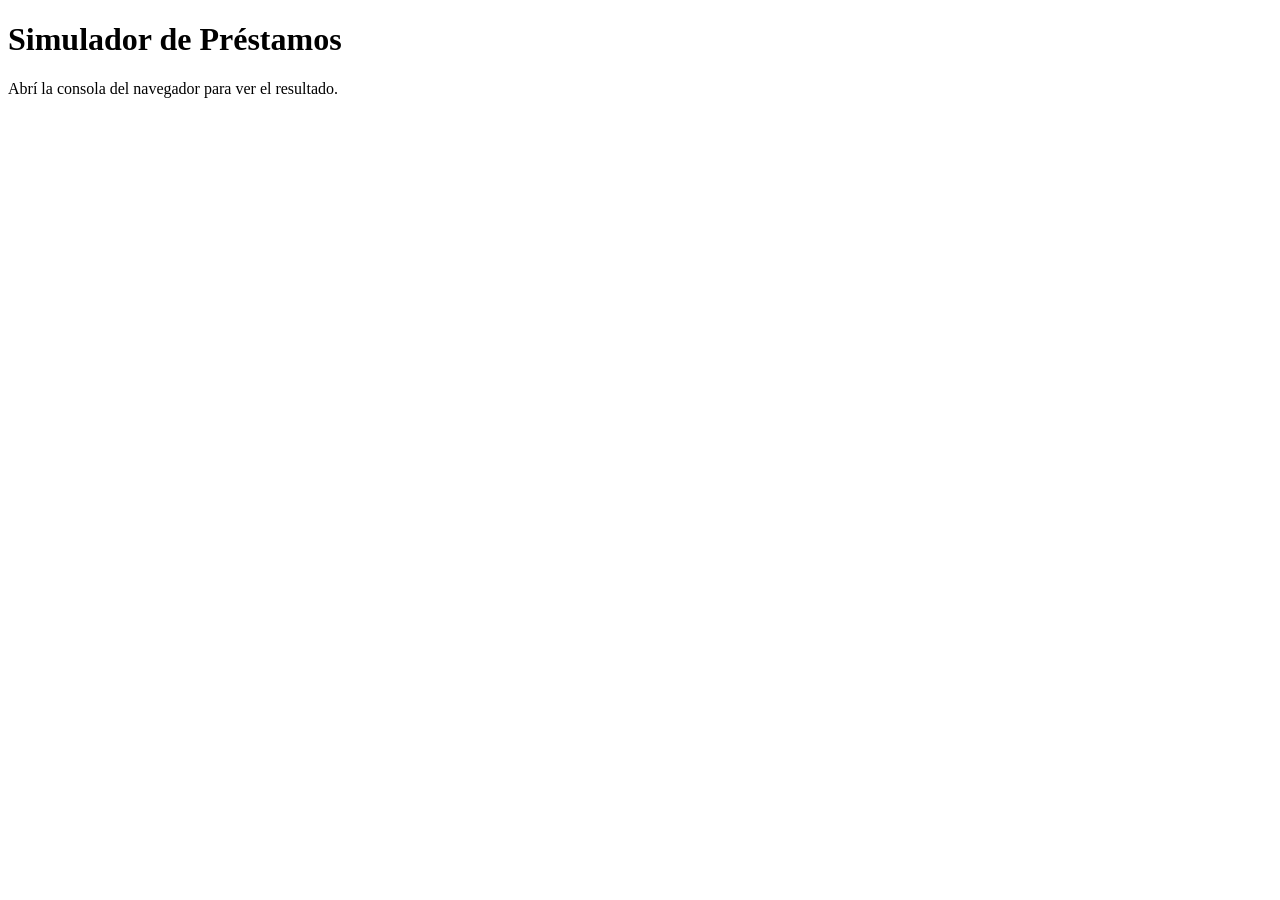
<file: index.html>
<!DOCTYPE html>
<html lang="es">
<head>
  <meta charset="UTF-8">
  <meta name="viewport" content="width=device-width, initial-scale=1.0">
  <title>Simulador de Préstamos</title>
  <script src="main.js" defer></script>
</head>
<body>
  <h1>Simulador de Préstamos</h1>
  <p>Abrí la consola del navegador para ver el resultado.</p>
</body>
</html>
</file>
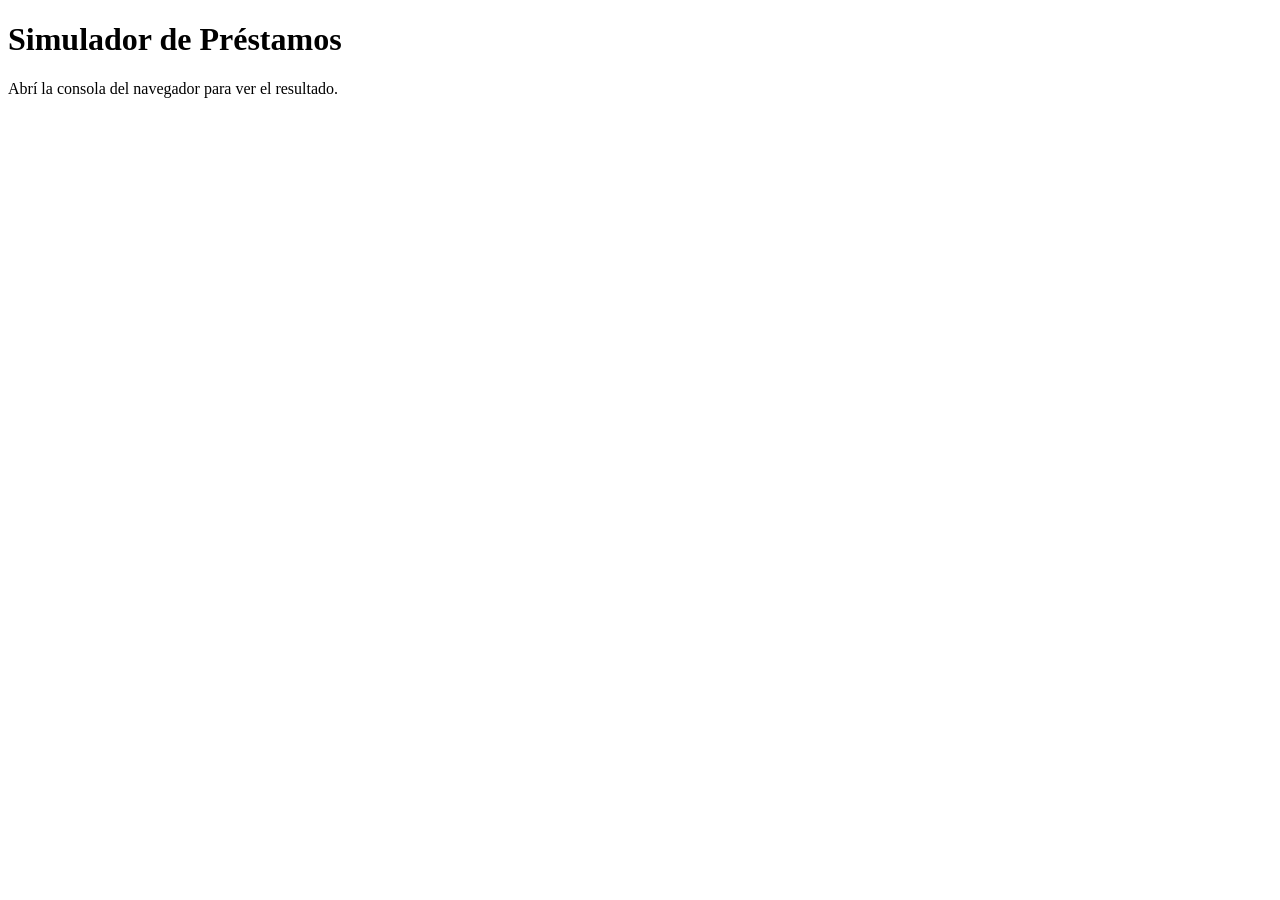
<file: pre-entrega-4/index.html>
<!DOCTYPE html>
<html lang="es">
<head>
  <meta charset="UTF-8">
  <meta name="viewport" content="width=device-width, initial-scale=1.0">
  <title>Simulador de Préstamos - Arrays</title>
  <script src="main.js" defer></script>
</head>
<body>
  <h1>Simulador de Préstamos</h1>
  <p>Abrí la consola del navegador para ver el resultado.</p>
</body>
</html>
</file>
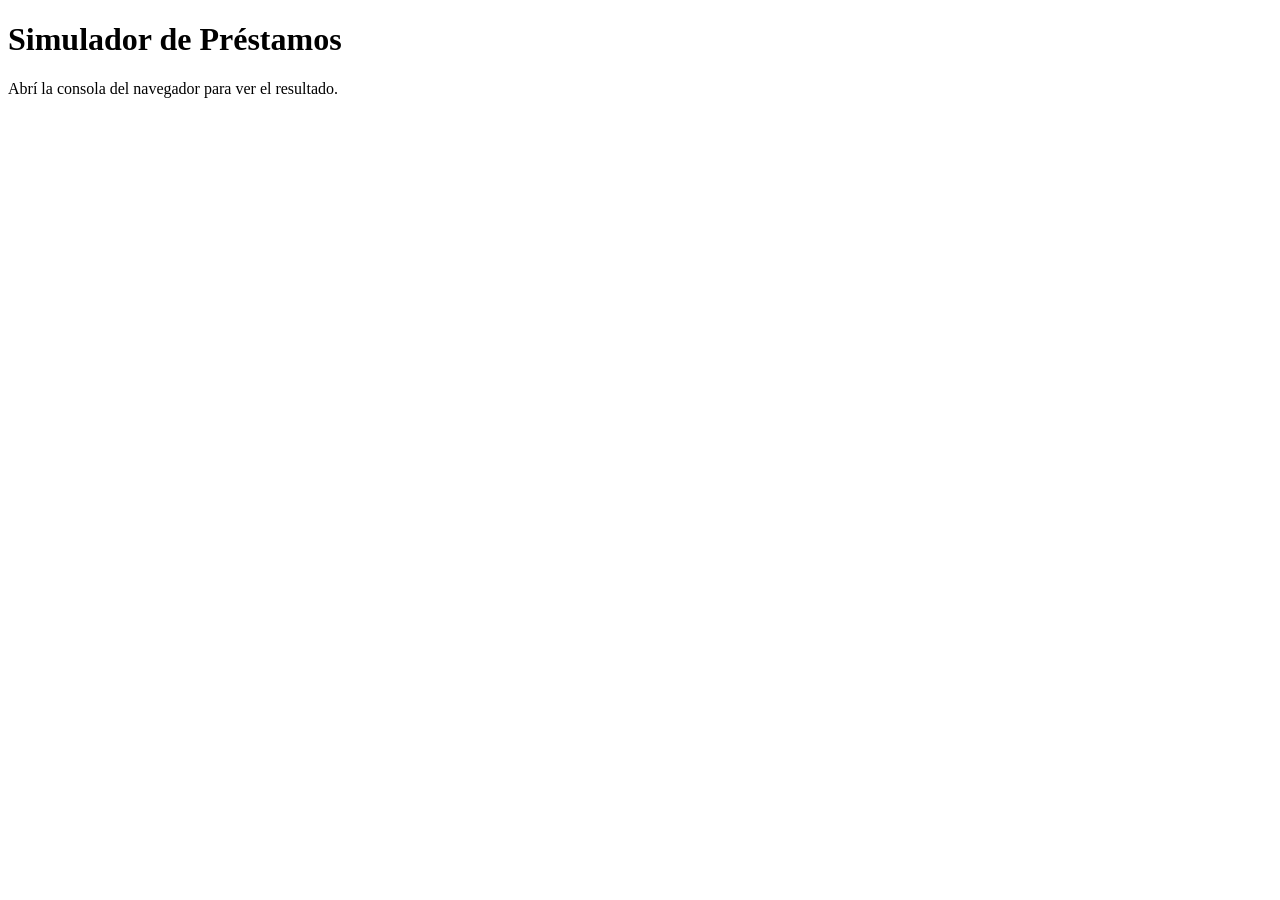
<file: pre-entrega-5/index.html>
<!DOCTYPE html>
<html lang="es">
<head>
  <meta charset="UTF-8">
  <meta name="viewport" content="width=device-width, initial-scale=1.0">
  <title>Simulador de Préstamos - Instanciando Objetos</title>
  <script src="./jsmain/main.js" defer></script>
</head>
<body>
  <h1>Simulador de Préstamos</h1>
  <p>Abrí la consola del navegador para ver el resultado.</p>
</body>
</html>
</file>
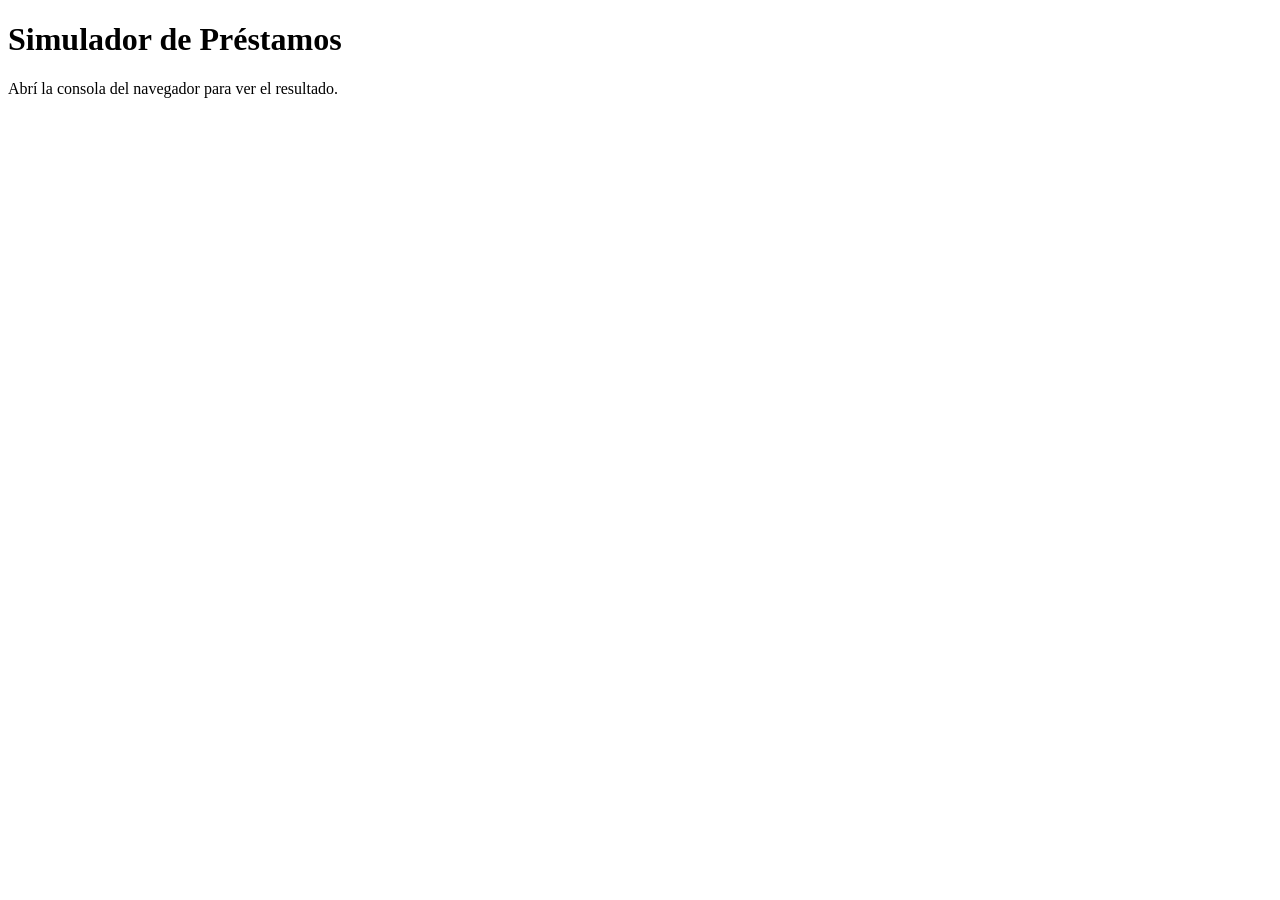
<file: pre-entrega-6/index.html>
<!DOCTYPE html>
<html lang="es">
<head>
  <meta charset="UTF-8">
  <meta name="viewport" content="width=device-width, initial-scale=1.0">
  <title>Simulador de Préstamos - Funciones de Orden Superior</title>
  <script src="./jsmain/main.js" defer></script>
</head>
<body>
  <h1>Simulador de Préstamos</h1>
  <p>Abrí la consola del navegador para ver el resultado.</p>
</body>
</html>
</file>
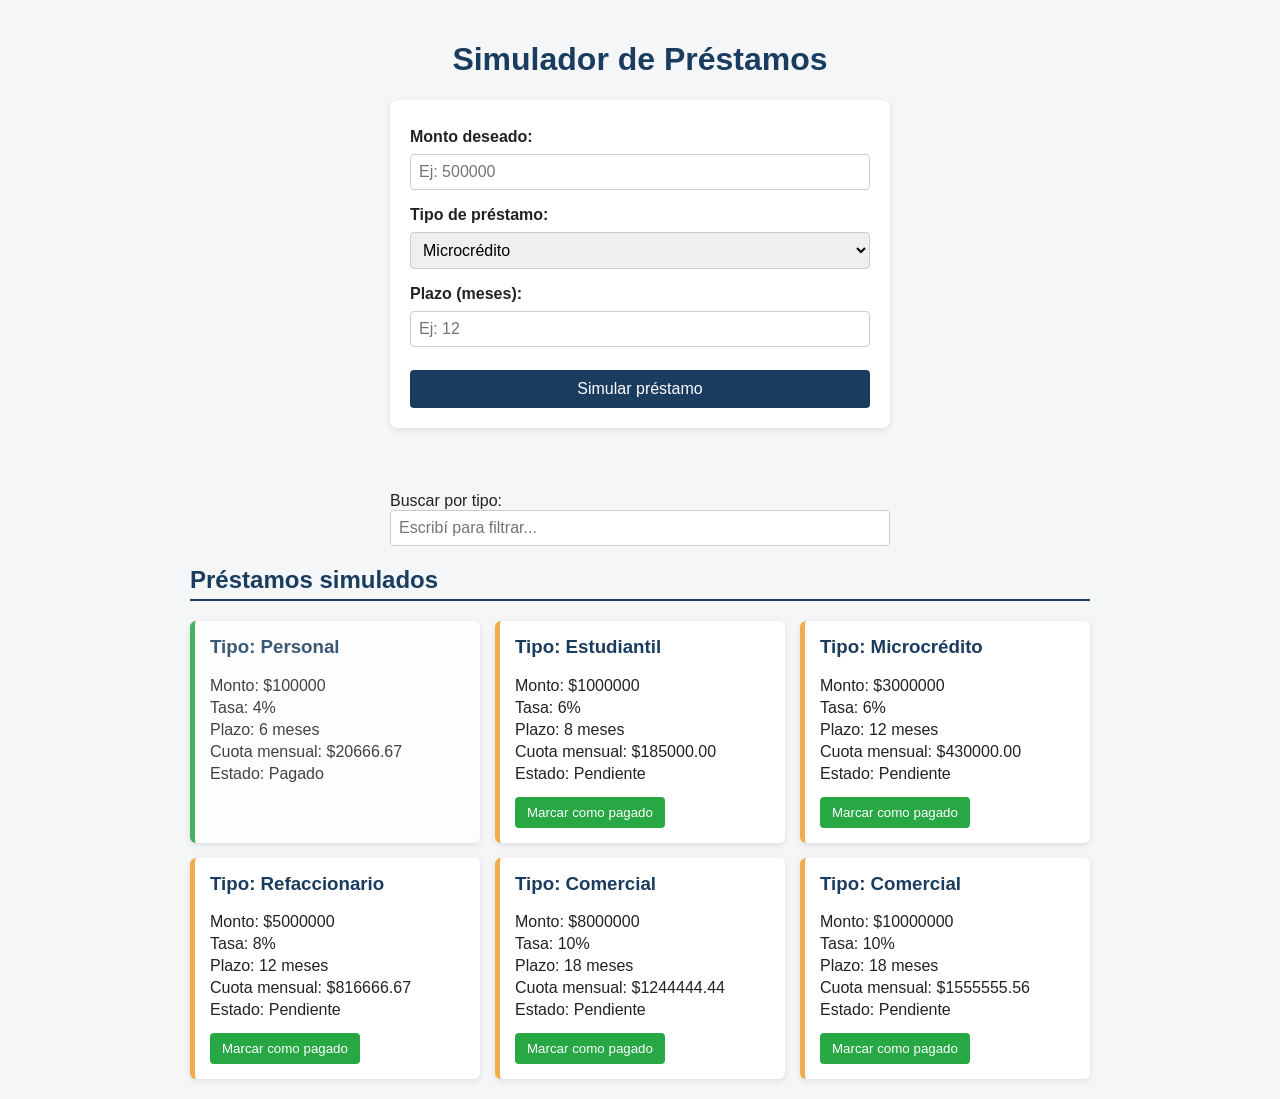
<file: pre-entrega-7/index.html>
<!DOCTYPE html>
<html lang="es">
<head>
  <meta charset="UTF-8">
  <meta name="viewport" content="width=device-width, initial-scale=1.0">
  <title>Simulador de Préstamos</title>
  <link rel="stylesheet" href="css/style.css">
  <script src="js/main.js" defer></script>
</head>
<body>
  <h1>Simulador de Préstamos</h1>

  <section id="formulario">
    <label for="inputMonto">Monto deseado:</label>
    <input type="number" id="inputMonto" placeholder="Ej: 500000">

    <label for="inputTipo">Tipo de préstamo:</label>
    <select id="inputTipo"></select>

    <label for="inputPlazo">Plazo (meses):</label>
    <input type="number" id="inputPlazo" placeholder="Ej: 12">

    <button id="btnSimular">Simular préstamo</button>
  </section>

  <section id="feedback">
    <p id="mensajeFeedback"></p>
  </section>

  <section id="busqueda">
    <label for="inputBusqueda">Buscar por tipo:</label>
    <input type="text" id="inputBusqueda" placeholder="Escribí para filtrar...">
  </section>

  <section id="listado">
    <h2>Préstamos simulados</h2>
    <div id="contenedorPrestamos"></div>
  </section>

</body>
</html>
</file>
<file: pre-entrega-7/css/style.css>
/* Reset básico y tipografía general */
* {
  box-sizing: border-box;
  font-family: 'Segoe UI', Arial, sans-serif;
}

body {
  background-color: #f4f6f8;
  color: #222;
  margin: 0;
  padding: 20px;
}

h1 {
  text-align: center;
  color: #1a3c5e;
}

h2 {
  color: #1a3c5e;
  border-bottom: 2px solid #1a3c5e;
  padding-bottom: 5px;
}

/* Formulario */
#formulario {
  background-color: white;
  padding: 20px;
  border-radius: 8px;
  box-shadow: 0 2px 6px rgba(0, 0, 0, 0.1);
  max-width: 500px;
  margin: 0 auto 20px auto;
  display: flex;
  flex-direction: column;
  gap: 8px;
}

#formulario label {
  font-weight: bold;
  margin-top: 8px;
}

#formulario input,
#formulario select {
  padding: 8px;
  border: 1px solid #ccc;
  border-radius: 4px;
  font-size: 1rem;
}

#btnSimular {
  margin-top: 15px;
  padding: 10px;
  background-color: #1a3c5e;
  color: white;
  border: none;
  border-radius: 4px;
  font-size: 1rem;
  cursor: pointer;
}

#btnSimular:hover {
  background-color: #14304a;
}

/* Feedback */
#feedback {
  max-width: 500px;
  margin: 0 auto 20px auto;
  text-align: center;
  font-weight: bold;
  min-height: 24px;
}

/* Búsqueda */
#busqueda {
  max-width: 500px;
  margin: 0 auto 20px auto;
}

#inputBusqueda {
  width: 100%;
  padding: 8px;
  border: 1px solid #ccc;
  border-radius: 4px;
  font-size: 1rem;
}

/* Listado de préstamos */
#listado {
  max-width: 900px;
  margin: 0 auto;
}

#contenedorPrestamos {
  display: grid;
  grid-template-columns: repeat(auto-fit, minmax(250px, 1fr));
  gap: 15px;
}

.tarjeta-prestamo {
  background-color: white;
  border-left: 5px solid #f0ad4e;
  border-radius: 6px;
  padding: 15px;
  box-shadow: 0 2px 6px rgba(0, 0, 0, 0.1);
}

.tarjeta-pagado {
  border-left: 5px solid #28a745;
  opacity: 0.85;
}

.tarjeta-prestamo h3 {
  margin-top: 0;
  color: #1a3c5e;
}

.tarjeta-prestamo p {
  margin: 4px 0;
}

.btn-pagar {
  margin-top: 10px;
  padding: 8px 12px;
  background-color: #28a745;
  color: white;
  border: none;
  border-radius: 4px;
  cursor: pointer;
}

.btn-pagar:hover {
  background-color: #218838;
}
</file>
